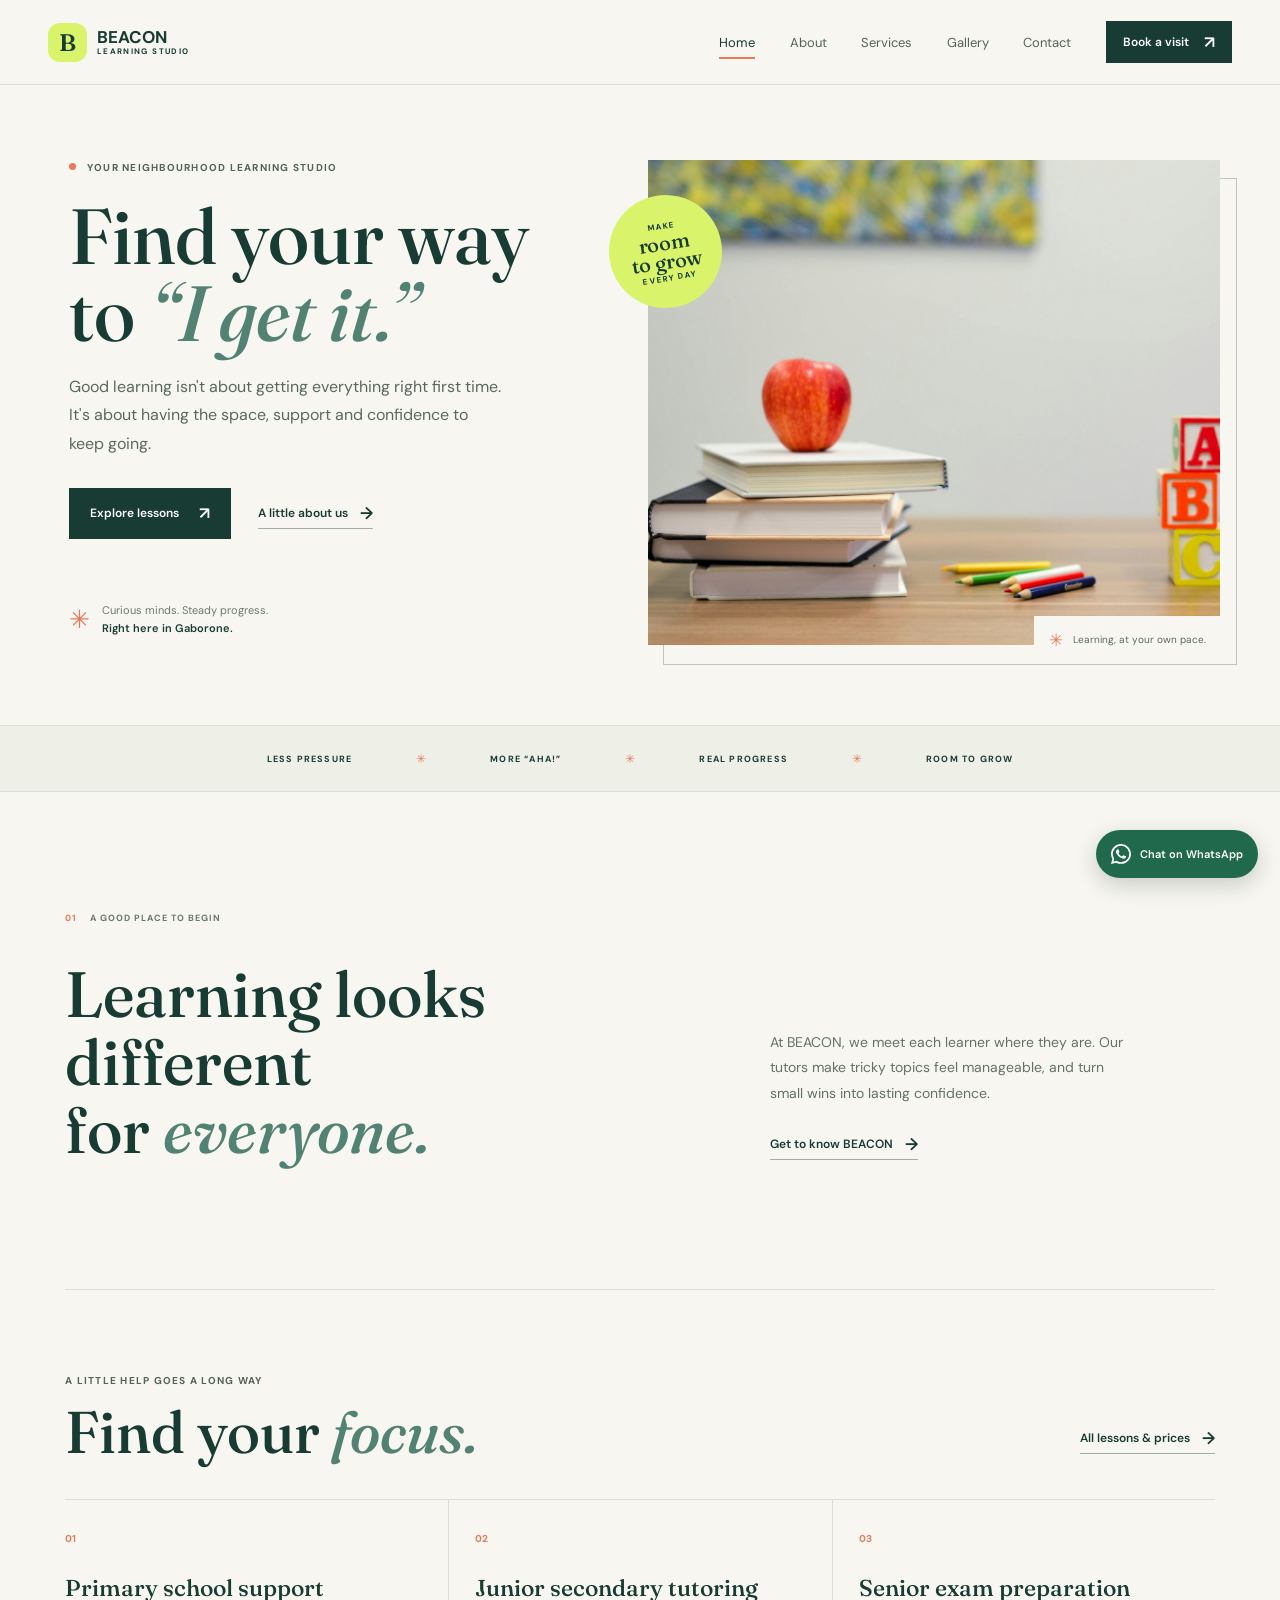
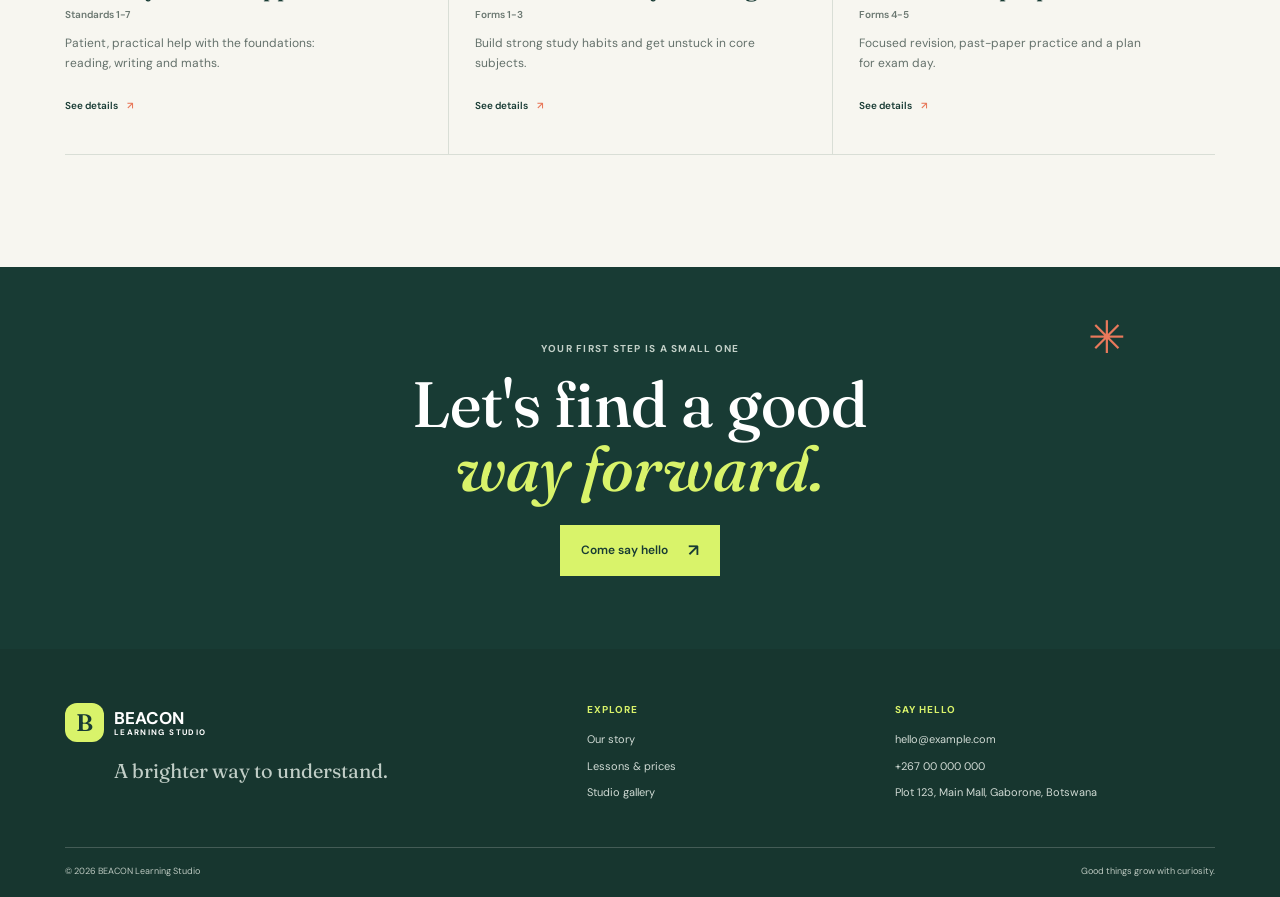
<file: index.html>
<!doctype html>
<html lang="en">
<head>
  <meta charset="utf-8">
  <meta name="viewport" content="width=device-width, initial-scale=1">
  <meta name="theme-color" content="#183b34">
  <meta name="description" content="Encouraging tutoring in Gaborone. Build confidence, strengthen skills and find a brighter way to learn at BEACON.">
  <title>Find your way forward | BEACON</title>
  <link rel="icon" type="image/svg+xml" href="static/images/favicon.svg">
  <link rel="preconnect" href="https://fonts.googleapis.com">
  <link rel="preconnect" href="https://fonts.gstatic.com" crossorigin>
  <link href="https://fonts.googleapis.com/css2?family=DM+Sans:wght@400;500;600;700&family=Fraunces:opsz,wght@9..144,500;9..144,600&display=swap" rel="stylesheet">
  <link rel="stylesheet" href="static/css/style.css">
  <script src="static/js/site-data.js" defer></script>
  <script src="static/js/main.js" defer></script>
</head>
<body>
  <a class="skip-link" href="#main-content">Skip to content</a>
  <header class="site-header"><div class="header-inner">
    <a class="brand" href="index.html" aria-label="BEACON home"><span class="brand-mark" aria-hidden="true">B</span><span class="brand-name" data-business-short-name>BEACON<small>LEARNING STUDIO</small></span></a>
    <button class="menu-toggle" type="button" aria-label="Open navigation" aria-expanded="false" aria-controls="main-navigation"><span></span><span></span></button>
    <nav class="main-navigation" id="main-navigation" aria-label="Main navigation">
      <a class="active" href="index.html" aria-current="page">Home</a><a href="about.html">About</a><a href="services.html">Services</a><a href="gallery.html">Gallery</a><a href="contact.html">Contact</a><a class="nav-cta" href="contact.html">Book a visit <span aria-hidden="true">↗</span></a>
    </nav>
  </div></header>
  <main id="main-content">
    <section class="hero-section">
      <div class="hero-copy"><p class="eyebrow"><span class="eyebrow-dot"></span> YOUR NEIGHBOURHOOD LEARNING STUDIO</p><h1>Find your way<br>to <em>“I get it.”</em></h1><p class="hero-description">Good learning isn't about getting everything right first time. It's about having the space, support and confidence to keep going.</p><div class="hero-actions"><a class="button button-dark" href="services.html">Explore lessons <span aria-hidden="true">↗</span></a><a class="text-link" href="about.html">A little about us <span aria-hidden="true">→</span></a></div><div class="hero-note"><span class="note-mark" aria-hidden="true">✳</span><p>Curious minds. Steady progress.<br><strong>Right here in Gaborone.</strong></p></div></div>
      <div class="hero-visual"><img class="hero-photo" src="static/images/hero-student.jpg" alt="A student learning at a sunny desk"><div class="hero-sticker"><span>MAKE</span><strong>room<br>to grow</strong><span>EVERY DAY</span></div><div class="image-caption"><span class="caption-star" aria-hidden="true">✳</span><span>Learning, at your own pace.</span></div></div>
    </section>
    <section class="welcome-strip" aria-label="Our approach"><p>LESS PRESSURE</p><span aria-hidden="true">✳</span><p>MORE “AHA!”</p><span aria-hidden="true">✳</span><p>REAL PROGRESS</p><span aria-hidden="true">✳</span><p>ROOM TO GROW</p></section>
    <section class="intro-section section-wrap"><div class="section-label"><span>01</span> A GOOD PLACE TO BEGIN</div><div class="intro-content"><h2>Learning looks different<br>for <em>everyone.</em></h2><div class="intro-copy"><p>At BEACON, we meet each learner where they are. Our tutors make tricky topics feel manageable, and turn small wins into lasting confidence.</p><a class="text-link" href="about.html">Get to know BEACON <span aria-hidden="true">→</span></a></div></div></section>
    <section class="services-preview section-wrap"><div class="section-heading"><div><p class="eyebrow">A LITTLE HELP GOES A LONG WAY</p><h2>Find your <em>focus.</em></h2></div><a class="text-link" href="services.html">All lessons &amp; prices <span aria-hidden="true">→</span></a></div><div class="service-grid" id="featured-services" aria-live="polite"></div></section>
    <section class="home-cta"><div class="cta-spark" aria-hidden="true">✳</div><p class="eyebrow">YOUR FIRST STEP IS A SMALL ONE</p><h2>Let's find a good<br><em>way forward.</em></h2><a class="button button-light" href="contact.html">Come say hello <span aria-hidden="true">↗</span></a></section>
  </main>
  <footer class="site-footer"><div class="footer-main"><div class="footer-intro"><a class="brand brand-light" href="index.html"><span class="brand-mark" aria-hidden="true">B</span><span class="brand-name" data-business-short-name>BEACON<small>LEARNING STUDIO</small></span></a><p data-business-tagline>A brighter way to understand.</p></div><div class="footer-links"><h2>Explore</h2><a href="about.html">Our story</a><a href="services.html">Lessons &amp; prices</a><a href="gallery.html">Studio gallery</a></div><div class="footer-contact"><h2>Say hello</h2><a data-business-email href="mailto:hello@example.com">hello@example.com</a><a data-business-phone href="tel:+26700000000">+267 00 000 000</a><p data-business-address>Gaborone, Botswana</p></div></div><div class="footer-bottom"><span>&copy; <span data-current-year>2026</span> <span data-business-short-name>BEACON</span> Learning Studio</span><span>Good things grow with curiosity.</span></div></footer>
  <a class="whatsapp-float" data-whatsapp href="https://wa.me/26700000000?text=Hello%20BEACON" target="_blank" rel="noopener noreferrer" aria-label="Chat with BEACON on WhatsApp"><svg viewBox="0 0 24 24" aria-hidden="true"><path d="M20.5 3.5A11.9 11.9 0 0 0 12 .01C5.4.01.05 5.37.05 11.97c0 2.1.55 4.16 1.6 5.98L0 24l6.22-1.63a11.9 11.9 0 0 0 5.77 1.47h.01c6.6 0 11.96-5.36 11.96-11.96 0-3.2-1.24-6.2-3.46-8.38ZM12 21.82a9.9 9.9 0 0 1-5.05-1.39l-.36-.21-3.7.97.99-3.6-.23-.37a9.87 9.87 0 1 1 8.35 4.6Zm5.42-7.4c-.3-.15-1.76-.87-2.03-.97-.27-.1-.47-.15-.67.15-.2.3-.77.97-.94 1.17-.17.2-.35.22-.65.07-.3-.15-1.25-.46-2.38-1.47-.88-.78-1.48-1.75-1.65-2.05-.17-.3-.02-.46.13-.61.13-.13.3-.35.44-.52.15-.18.2-.3.3-.5.1-.2.05-.38-.03-.53-.07-.15-.67-1.62-.92-2.22-.24-.58-.48-.5-.66-.51h-.57c-.2 0-.52.07-.79.37-.27.3-1.04 1.02-1.04 2.49s1.06 2.89 1.21 3.09c.15.2 2.09 3.2 5.06 4.49.71.3 1.26.49 1.69.63.71.23 1.36.2 1.87.12.57-.08 1.76-.72 2.01-1.42.25-.7.25-1.3.18-1.42-.08-.12-.27-.2-.57-.35Z"/></svg><span>Chat on WhatsApp</span></a>
</body>
</html>
</file>
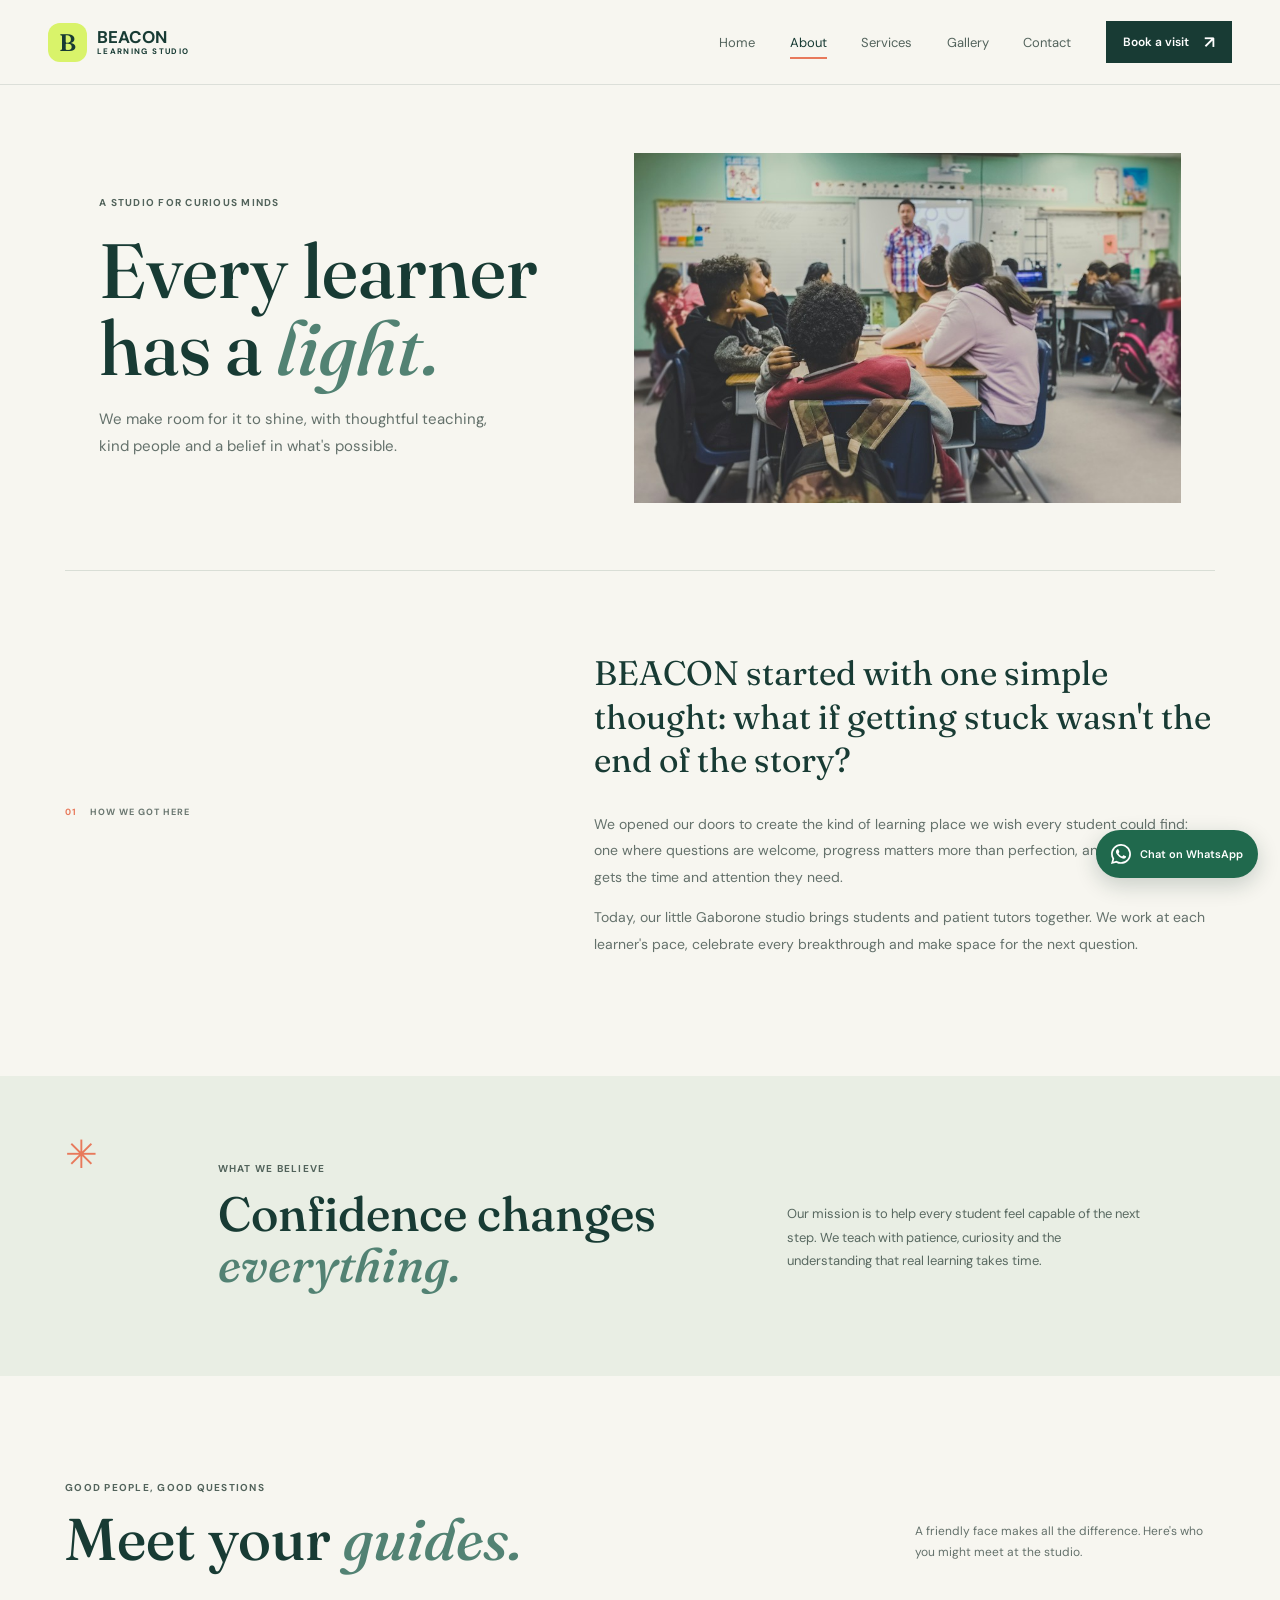
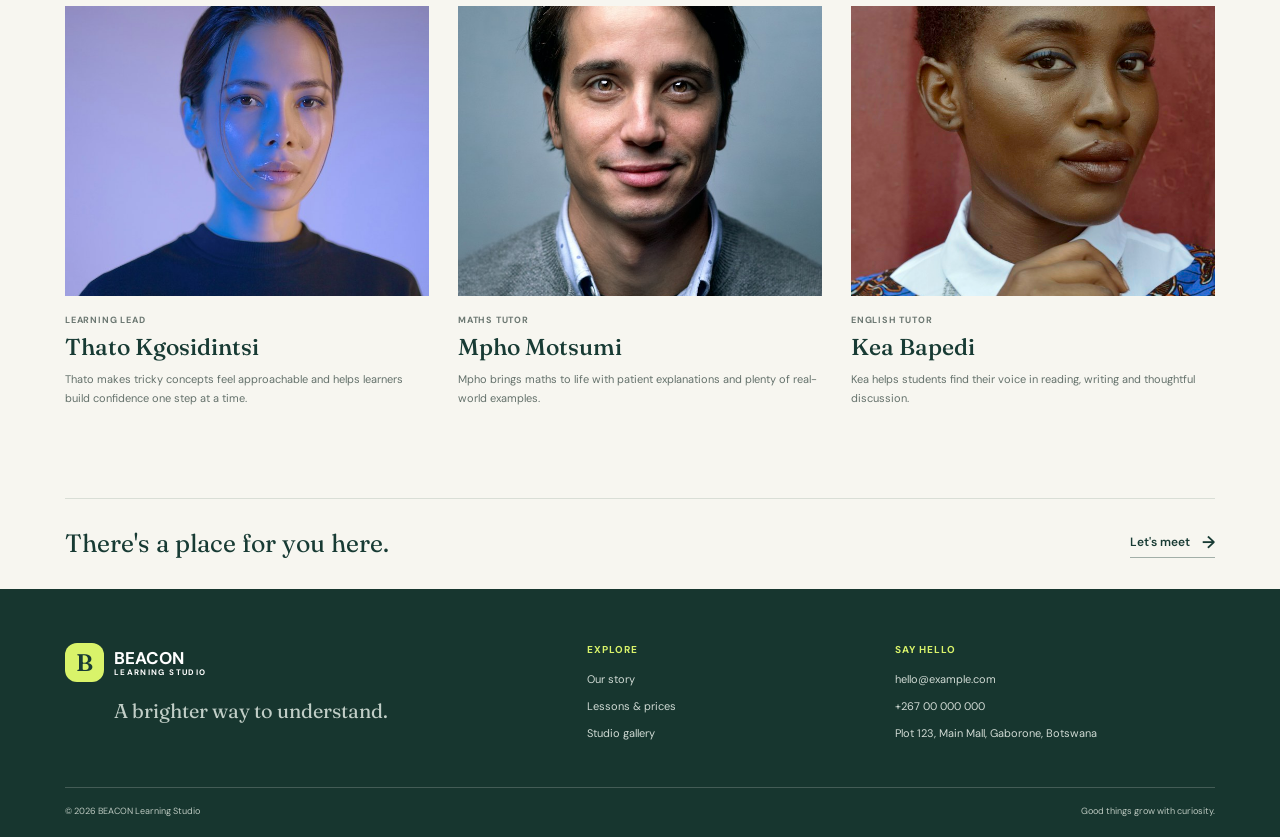
<file: about.html>
<!doctype html>
<html lang="en">
<head>
  <meta charset="utf-8"><meta name="viewport" content="width=device-width, initial-scale=1"><meta name="theme-color" content="#183b34">
  <meta name="description" content="Meet the people and approach behind BEACON Learning Studio, a friendly tutoring team in Gaborone.">
  <title>About us | BEACON</title><link rel="icon" type="image/svg+xml" href="static/images/favicon.svg"><link rel="preconnect" href="https://fonts.googleapis.com"><link rel="preconnect" href="https://fonts.gstatic.com" crossorigin><link href="https://fonts.googleapis.com/css2?family=DM+Sans:wght@400;500;600;700&family=Fraunces:opsz,wght@9..144,500;9..144,600&display=swap" rel="stylesheet"><link rel="stylesheet" href="static/css/style.css"><script src="static/js/site-data.js" defer></script><script src="static/js/main.js" defer></script>
</head>
<body>
  <a class="skip-link" href="#main-content">Skip to content</a>
  <header class="site-header"><div class="header-inner"><a class="brand" href="index.html" aria-label="BEACON home"><span class="brand-mark" aria-hidden="true">B</span><span class="brand-name" data-business-short-name>BEACON<small>LEARNING STUDIO</small></span></a><button class="menu-toggle" type="button" aria-label="Open navigation" aria-expanded="false" aria-controls="main-navigation"><span></span><span></span></button><nav class="main-navigation" id="main-navigation" aria-label="Main navigation"><a href="index.html">Home</a><a class="active" href="about.html" aria-current="page">About</a><a href="services.html">Services</a><a href="gallery.html">Gallery</a><a href="contact.html">Contact</a><a class="nav-cta" href="contact.html">Book a visit <span aria-hidden="true">↗</span></a></nav></div></header>
  <main id="main-content">
    <section class="page-hero page-hero-about"><div class="page-hero-copy"><p class="eyebrow">A STUDIO FOR CURIOUS MINDS</p><h1>Every learner<br>has a <em>light.</em></h1><p>We make room for it to shine, with thoughtful teaching, kind people and a belief in what's possible.</p></div><img src="static/images/classroom.jpg" alt="A bright, welcoming space ready for a lesson"></section>
    <section class="story-section section-wrap"><div class="section-label"><span>01</span> HOW WE GOT HERE</div><div class="story-copy"><p class="story-lead">BEACON started with one simple thought: what if getting stuck wasn't the end of the story?</p><p>We opened our doors to create the kind of learning place we wish every student could find: one where questions are welcome, progress matters more than perfection, and every student gets the time and attention they need.</p><p>Today, our little Gaborone studio brings students and patient tutors together. We work at each learner's pace, celebrate every breakthrough and make space for the next question.</p></div></section>
    <section class="mission-band"><div class="mission-mark" aria-hidden="true">✳</div><div><p class="eyebrow">WHAT WE BELIEVE</p><h2>Confidence changes<br><em>everything.</em></h2></div><p>Our mission is to help every student feel capable of the next step. We teach with patience, curiosity and the understanding that real learning takes time.</p></section>
    <section class="team-section section-wrap"><div class="section-heading"><div><p class="eyebrow">GOOD PEOPLE, GOOD QUESTIONS</p><h2>Meet your <em>guides.</em></h2></div><p class="section-aside">A friendly face makes all the difference. Here's who you might meet at the studio.</p></div><div class="team-grid" id="team-grid"></div></section>
    <section class="simple-cta section-wrap"><p>There's a place for you here.</p><a class="text-link" href="contact.html">Let's meet <span aria-hidden="true">→</span></a></section>
  </main>
  <footer class="site-footer"><div class="footer-main"><div class="footer-intro"><a class="brand brand-light" href="index.html"><span class="brand-mark" aria-hidden="true">B</span><span class="brand-name" data-business-short-name>BEACON<small>LEARNING STUDIO</small></span></a><p data-business-tagline>A brighter way to understand.</p></div><div class="footer-links"><h2>Explore</h2><a href="about.html">Our story</a><a href="services.html">Lessons &amp; prices</a><a href="gallery.html">Studio gallery</a></div><div class="footer-contact"><h2>Say hello</h2><a data-business-email href="mailto:hello@example.com">hello@example.com</a><a data-business-phone href="tel:+26700000000">+267 00 000 000</a><p data-business-address>Gaborone, Botswana</p></div></div><div class="footer-bottom"><span>&copy; <span data-current-year>2026</span> <span data-business-short-name>BEACON</span> Learning Studio</span><span>Good things grow with curiosity.</span></div></footer>
  <a class="whatsapp-float" data-whatsapp href="https://wa.me/26700000000?text=Hello%20BEACON" target="_blank" rel="noopener noreferrer" aria-label="Chat with BEACON on WhatsApp"><svg viewBox="0 0 24 24" aria-hidden="true"><path d="M20.5 3.5A11.9 11.9 0 0 0 12 .01C5.4.01.05 5.37.05 11.97c0 2.1.55 4.16 1.6 5.98L0 24l6.22-1.63a11.9 11.9 0 0 0 5.77 1.47h.01c6.6 0 11.96-5.36 11.96-11.96 0-3.2-1.24-6.2-3.46-8.38ZM12 21.82a9.9 9.9 0 0 1-5.05-1.39l-.36-.21-3.7.97.99-3.6-.23-.37a9.87 9.87 0 1 1 8.35 4.6Zm5.42-7.4c-.3-.15-1.76-.87-2.03-.97-.27-.1-.47-.15-.67.15-.2.3-.77.97-.94 1.17-.17.2-.35.22-.65.07-.3-.15-1.25-.46-2.38-1.47-.88-.78-1.48-1.75-1.65-2.05-.17-.3-.02-.46.13-.61.13-.13.3-.35.44-.52.15-.18.2-.3.3-.5.1-.2.05-.38-.03-.53-.07-.15-.67-1.62-.92-2.22-.24-.58-.48-.5-.66-.51h-.57c-.2 0-.52.07-.79.37-.27.3-1.04 1.02-1.04 2.49s1.06 2.89 1.21 3.09c.15.2 2.09 3.2 5.06 4.49.71.3 1.26.49 1.69.63.71.23 1.36.2 1.87.12.57-.08 1.76-.72 2.01-1.42.25-.7.25-1.3.18-1.42-.08-.12-.27-.2-.57-.35Z"/></svg><span>Chat on WhatsApp</span></a>
</body>
</html>
</file>
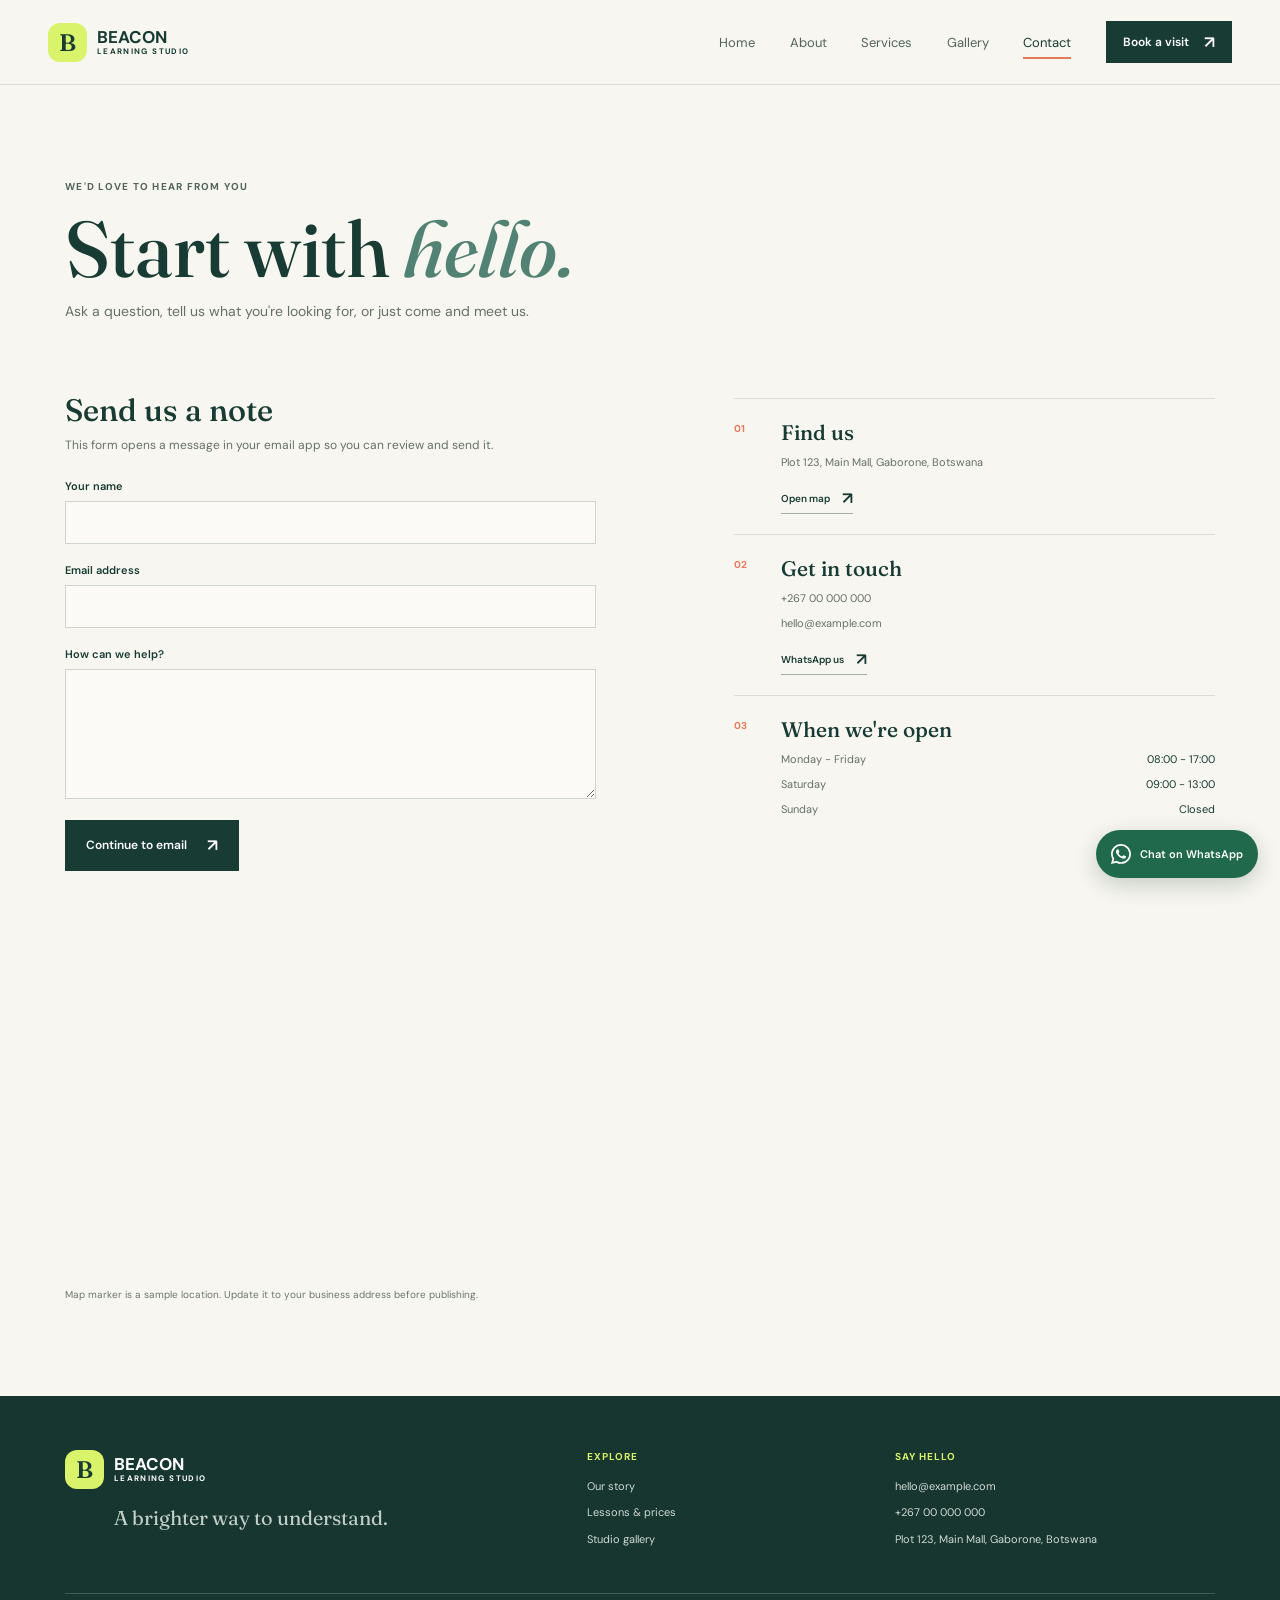
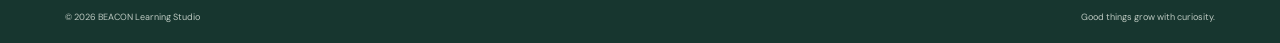
<file: contact.html>
<!doctype html>
<html lang="en">
<head>
  <meta charset="utf-8"><meta name="viewport" content="width=device-width, initial-scale=1"><meta name="theme-color" content="#183b34">
  <meta name="description" content="Contact BEACON Learning Studio in Gaborone to ask a question, book a free check-in or find the right lesson.">
  <title>Get in touch | BEACON</title><link rel="icon" type="image/svg+xml" href="static/images/favicon.svg"><link rel="preconnect" href="https://fonts.googleapis.com"><link rel="preconnect" href="https://fonts.gstatic.com" crossorigin><link href="https://fonts.googleapis.com/css2?family=DM+Sans:wght@400;500;600;700&family=Fraunces:opsz,wght@9..144,500;9..144,600&display=swap" rel="stylesheet"><link rel="stylesheet" href="static/css/style.css"><script src="static/js/site-data.js" defer></script><script src="static/js/main.js" defer></script>
</head>
<body>
  <a class="skip-link" href="#main-content">Skip to content</a>
  <header class="site-header"><div class="header-inner"><a class="brand" href="index.html" aria-label="BEACON home"><span class="brand-mark" aria-hidden="true">B</span><span class="brand-name" data-business-short-name>BEACON<small>LEARNING STUDIO</small></span></a><button class="menu-toggle" type="button" aria-label="Open navigation" aria-expanded="false" aria-controls="main-navigation"><span></span><span></span></button><nav class="main-navigation" id="main-navigation" aria-label="Main navigation"><a href="index.html">Home</a><a href="about.html">About</a><a href="services.html">Services</a><a href="gallery.html">Gallery</a><a class="active" href="contact.html" aria-current="page">Contact</a><a class="nav-cta" href="contact.html">Book a visit <span aria-hidden="true">↗</span></a></nav></div></header>
  <main id="main-content">
    <section class="page-heading section-wrap"><p class="eyebrow">WE'D LOVE TO HEAR FROM YOU</p><h1>Start with <em>hello.</em></h1><p>Ask a question, tell us what you're looking for, or just come and meet us.</p></section>
    <section class="contact-layout section-wrap"><div class="contact-form-wrap"><h2>Send us a note</h2><p>This form opens a message in your email app so you can review and send it.</p><form class="contact-form" id="contact-form"><div class="form-field"><label for="name">Your name</label><input id="name" name="name" type="text" autocomplete="name" maxlength="100" required></div><div class="form-field"><label for="email">Email address</label><input id="email" name="email" type="email" autocomplete="email" maxlength="254" required></div><div class="form-field"><label for="message">How can we help?</label><textarea id="message" name="message" rows="5" maxlength="5000" required></textarea></div><button class="button button-dark" type="submit">Continue to email <span aria-hidden="true">↗</span></button><p class="form-feedback" id="form-feedback" role="status" aria-live="polite"></p></form></div>
      <aside class="contact-details"><div class="contact-block"><span class="detail-number">01</span><div><h2>Find us</h2><p data-business-address>Plot 123, Main Mall, Gaborone, Botswana</p><a class="text-link" data-map-link href="https://www.openstreetmap.org/" target="_blank" rel="noopener noreferrer">Open map <span aria-hidden="true">↗</span></a></div></div><div class="contact-block"><span class="detail-number">02</span><div><h2>Get in touch</h2><a data-business-phone href="tel:+26700000000">+267 00 000 000</a><a data-business-email href="mailto:hello@example.com">hello@example.com</a><a class="text-link" data-whatsapp href="https://wa.me/26700000000?text=Hello%20BEACON" target="_blank" rel="noopener noreferrer">WhatsApp us <span aria-hidden="true">↗</span></a></div></div><div class="contact-block"><span class="detail-number">03</span><div><h2>When we're open</h2><div class="hours-list" id="hours-list"></div></div></div></aside>
    </section>
    <section class="map-section section-wrap"><iframe data-map-embed title="Map showing the BEACON Learning Studio area in Gaborone" src="https://www.openstreetmap.org/export/embed.html?bbox=25.895%2C-24.664%2C25.922%2C-24.644&amp;layer=mapnik&amp;marker=-24.6545%2C25.9086" loading="lazy" referrerpolicy="no-referrer-when-downgrade"></iframe><p>Map marker is a sample location. Update it to your business address before publishing.</p></section>
  </main>
  <footer class="site-footer"><div class="footer-main"><div class="footer-intro"><a class="brand brand-light" href="index.html"><span class="brand-mark" aria-hidden="true">B</span><span class="brand-name" data-business-short-name>BEACON<small>LEARNING STUDIO</small></span></a><p data-business-tagline>A brighter way to understand.</p></div><div class="footer-links"><h2>Explore</h2><a href="about.html">Our story</a><a href="services.html">Lessons &amp; prices</a><a href="gallery.html">Studio gallery</a></div><div class="footer-contact"><h2>Say hello</h2><a data-business-email href="mailto:hello@example.com">hello@example.com</a><a data-business-phone href="tel:+26700000000">+267 00 000 000</a><p data-business-address>Gaborone, Botswana</p></div></div><div class="footer-bottom"><span>&copy; <span data-current-year>2026</span> <span data-business-short-name>BEACON</span> Learning Studio</span><span>Good things grow with curiosity.</span></div></footer>
  <a class="whatsapp-float" data-whatsapp href="https://wa.me/26700000000?text=Hello%20BEACON" target="_blank" rel="noopener noreferrer" aria-label="Chat with BEACON on WhatsApp"><svg viewBox="0 0 24 24" aria-hidden="true"><path d="M20.5 3.5A11.9 11.9 0 0 0 12 .01C5.4.01.05 5.37.05 11.97c0 2.1.55 4.16 1.6 5.98L0 24l6.22-1.63a11.9 11.9 0 0 0 5.77 1.47h.01c6.6 0 11.96-5.36 11.96-11.96 0-3.2-1.24-6.2-3.46-8.38ZM12 21.82a9.9 9.9 0 0 1-5.05-1.39l-.36-.21-3.7.97.99-3.6-.23-.37a9.87 9.87 0 1 1 8.35 4.6Zm5.42-7.4c-.3-.15-1.76-.87-2.03-.97-.27-.1-.47-.15-.67.15-.2.3-.77.97-.94 1.17-.17.2-.35.22-.65.07-.3-.15-1.25-.46-2.38-1.47-.88-.78-1.48-1.75-1.65-2.05-.17-.3-.02-.46.13-.61.13-.13.3-.35.44-.52.15-.18.2-.3.3-.5.1-.2.05-.38-.03-.53-.07-.15-.67-1.62-.92-2.22-.24-.58-.48-.5-.66-.51h-.57c-.2 0-.52.07-.79.37-.27.3-1.04 1.02-1.04 2.49s1.06 2.89 1.21 3.09c.15.2 2.09 3.2 5.06 4.49.71.3 1.26.49 1.69.63.71.23 1.36.2 1.87.12.57-.08 1.76-.72 2.01-1.42.25-.7.25-1.3.18-1.42-.08-.12-.27-.2-.57-.35Z"/></svg><span>Chat on WhatsApp</span></a>
</body>
</html>
</file>
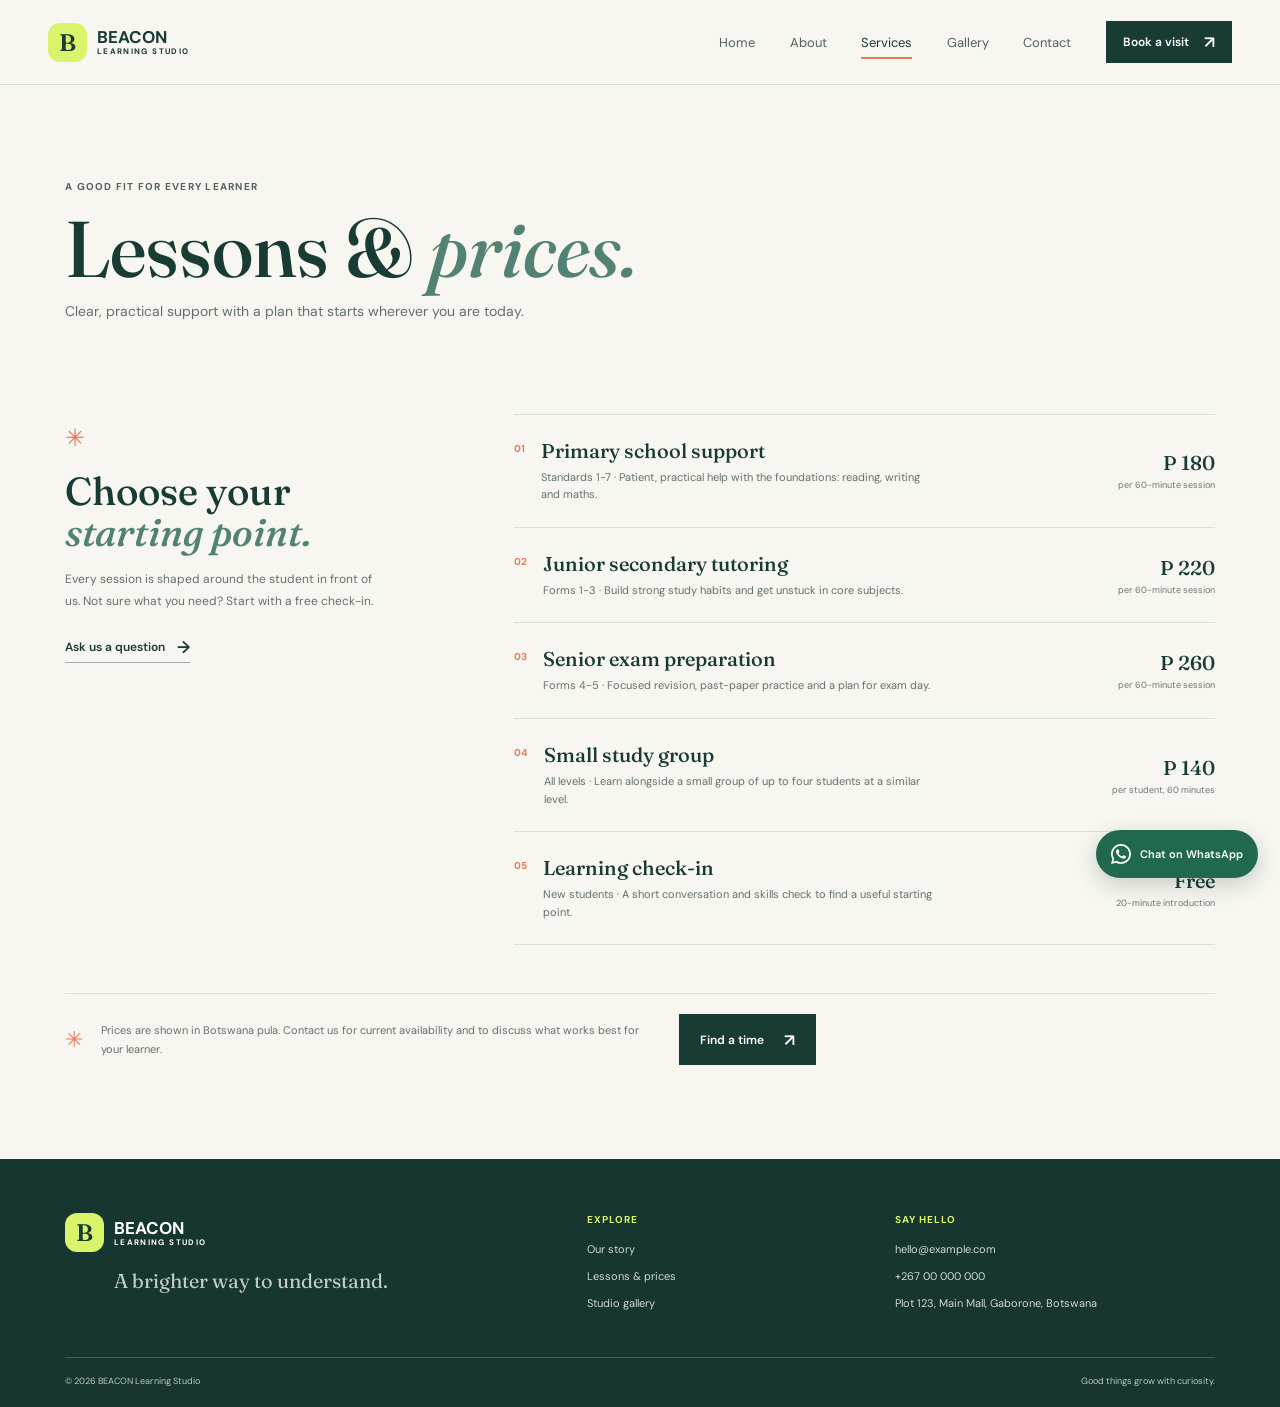
<file: services.html>
<!doctype html>
<html lang="en">
<head>
  <meta charset="utf-8"><meta name="viewport" content="width=device-width, initial-scale=1"><meta name="theme-color" content="#183b34">
  <meta name="description" content="Explore one-to-one and small-group tutoring for primary and secondary students at BEACON Learning Studio in Gaborone.">
  <title>Lessons and prices | BEACON</title><link rel="icon" type="image/svg+xml" href="static/images/favicon.svg"><link rel="preconnect" href="https://fonts.googleapis.com"><link rel="preconnect" href="https://fonts.gstatic.com" crossorigin><link href="https://fonts.googleapis.com/css2?family=DM+Sans:wght@400;500;600;700&family=Fraunces:opsz,wght@9..144,500;9..144,600&display=swap" rel="stylesheet"><link rel="stylesheet" href="static/css/style.css"><script src="static/js/site-data.js" defer></script><script src="static/js/main.js" defer></script>
</head>
<body>
  <a class="skip-link" href="#main-content">Skip to content</a>
  <header class="site-header"><div class="header-inner"><a class="brand" href="index.html" aria-label="BEACON home"><span class="brand-mark" aria-hidden="true">B</span><span class="brand-name" data-business-short-name>BEACON<small>LEARNING STUDIO</small></span></a><button class="menu-toggle" type="button" aria-label="Open navigation" aria-expanded="false" aria-controls="main-navigation"><span></span><span></span></button><nav class="main-navigation" id="main-navigation" aria-label="Main navigation"><a href="index.html">Home</a><a href="about.html">About</a><a class="active" href="services.html" aria-current="page">Services</a><a href="gallery.html">Gallery</a><a href="contact.html">Contact</a><a class="nav-cta" href="contact.html">Book a visit <span aria-hidden="true">↗</span></a></nav></div></header>
  <main id="main-content">
    <section class="page-heading section-wrap"><p class="eyebrow">A GOOD FIT FOR EVERY LEARNER</p><h1>Lessons &amp; <em>prices.</em></h1><p>Clear, practical support with a plan that starts wherever you are today.</p></section>
    <section class="price-section section-wrap"><div class="price-intro"><span class="price-stamp" aria-hidden="true">✳</span><h2>Choose your<br><em>starting point.</em></h2><p>Every session is shaped around the student in front of us. Not sure what you need? Start with a free check-in.</p><a class="text-link" href="contact.html">Ask us a question <span aria-hidden="true">→</span></a></div><div class="price-list" id="price-list" aria-label="Tutoring services and prices"></div></section>
    <section class="price-note section-wrap"><span aria-hidden="true">✳</span><p>Prices are shown in Botswana pula. Contact us for current availability and to discuss what works best for your learner.</p><a class="button button-dark" href="contact.html">Find a time <span aria-hidden="true">↗</span></a></section>
  </main>
  <footer class="site-footer"><div class="footer-main"><div class="footer-intro"><a class="brand brand-light" href="index.html"><span class="brand-mark" aria-hidden="true">B</span><span class="brand-name" data-business-short-name>BEACON<small>LEARNING STUDIO</small></span></a><p data-business-tagline>A brighter way to understand.</p></div><div class="footer-links"><h2>Explore</h2><a href="about.html">Our story</a><a href="services.html">Lessons &amp; prices</a><a href="gallery.html">Studio gallery</a></div><div class="footer-contact"><h2>Say hello</h2><a data-business-email href="mailto:hello@example.com">hello@example.com</a><a data-business-phone href="tel:+26700000000">+267 00 000 000</a><p data-business-address>Gaborone, Botswana</p></div></div><div class="footer-bottom"><span>&copy; <span data-current-year>2026</span> <span data-business-short-name>BEACON</span> Learning Studio</span><span>Good things grow with curiosity.</span></div></footer>
  <a class="whatsapp-float" data-whatsapp href="https://wa.me/26700000000?text=Hello%20BEACON" target="_blank" rel="noopener noreferrer" aria-label="Chat with BEACON on WhatsApp"><svg viewBox="0 0 24 24" aria-hidden="true"><path d="M20.5 3.5A11.9 11.9 0 0 0 12 .01C5.4.01.05 5.37.05 11.97c0 2.1.55 4.16 1.6 5.98L0 24l6.22-1.63a11.9 11.9 0 0 0 5.77 1.47h.01c6.6 0 11.96-5.36 11.96-11.96 0-3.2-1.24-6.2-3.46-8.38ZM12 21.82a9.9 9.9 0 0 1-5.05-1.39l-.36-.21-3.7.97.99-3.6-.23-.37a9.87 9.87 0 1 1 8.35 4.6Zm5.42-7.4c-.3-.15-1.76-.87-2.03-.97-.27-.1-.47-.15-.67.15-.2.3-.77.97-.94 1.17-.17.2-.35.22-.65.07-.3-.15-1.25-.46-2.38-1.47-.88-.78-1.48-1.75-1.65-2.05-.17-.3-.02-.46.13-.61.13-.13.3-.35.44-.52.15-.18.2-.3.3-.5.1-.2.05-.38-.03-.53-.07-.15-.67-1.62-.92-2.22-.24-.58-.48-.5-.66-.51h-.57c-.2 0-.52.07-.79.37-.27.3-1.04 1.02-1.04 2.49s1.06 2.89 1.21 3.09c.15.2 2.09 3.2 5.06 4.49.71.3 1.26.49 1.69.63.71.23 1.36.2 1.87.12.57-.08 1.76-.72 2.01-1.42.25-.7.25-1.3.18-1.42-.08-.12-.27-.2-.57-.35Z"/></svg><span>Chat on WhatsApp</span></a>
</body>
</html>
</file>
<file: static/css/style.css>
:root {
  --ink: #183b34;
  --paper: #f7f6f0;
  --lime: #d9f36a;
  --coral: #e8795b;
  --muted: #6b7771;
  --line: #d9ded6;
  --serif: "Fraunces", Georgia, serif;
  --sans: "DM Sans", "Trebuchet MS", sans-serif;
  color: var(--ink);
  background: var(--paper);
  font-family: var(--sans);
  font-synthesis: none;
  text-rendering: optimizeLegibility;
  -webkit-font-smoothing: antialiased;
}

* { box-sizing: border-box; }
html { scroll-behavior: smooth; }
body { margin: 0; min-width: 320px; background: var(--paper); }
a { color: inherit; text-decoration: none; }
button, input, textarea { font: inherit; }
button, a { -webkit-tap-highlight-color: transparent; }
img { display: block; max-width: 100%; }
::selection { color: var(--ink); background: var(--lime); }

.skip-link { position: absolute; z-index: 20; top: -60px; left: 16px; padding: 12px 16px; background: var(--lime); }
.skip-link:focus { top: 12px; }
.site-header { position: relative; z-index: 5; border-bottom: 1px solid rgba(24, 59, 52, .12); }
.header-inner { width: min(1320px, calc(100% - 96px)); min-height: 84px; margin: auto; display: flex; align-items: center; justify-content: space-between; gap: 32px; }
.brand { display: inline-flex; flex: 0 0 auto; align-items: center; gap: 10px; }
.brand-mark { width: 39px; height: 39px; display: grid; place-items: center; border-radius: 12px; background: var(--lime); color: var(--ink); font-family: var(--serif); font-size: 24px; font-weight: 600; }
.brand-name { display: grid; gap: 1px; font-size: 17px; font-weight: 700; line-height: 1; letter-spacing: 0; }
.brand-name small { font-size: 8px; font-weight: 700; letter-spacing: 1.35px; }
.main-navigation { display: flex; align-items: center; gap: clamp(18px, 2.7vw, 40px); }
.main-navigation > a:not(.nav-cta) { color: #53635c; font-size: 13px; transition: color .2s ease; }
.main-navigation > a:not(.nav-cta):hover, .main-navigation > a.active { color: var(--ink); }
.main-navigation > a.active { box-shadow: inset 0 -2px var(--coral); padding: 8px 0; }
.nav-cta { min-height: 42px; display: inline-flex; align-items: center; gap: 15px; padding: 0 17px; background: var(--ink); color: white; font-size: 12px; font-weight: 600; transition: background .2s ease; }
.nav-cta:hover, .button-dark:hover { background: #28564b; }
.nav-cta span, .button span { font-size: 17px; }
.menu-toggle { display: none; }

.hero-section { width: min(1320px, calc(100% - 96px)); min-height: 620px; margin: auto; padding: 70px 0 76px; display: grid; grid-template-columns: .94fr 1.06fr; align-items: center; gap: 7%; }
.hero-copy { position: relative; z-index: 1; padding: 5px 0 12px 4%; animation: appear .7s ease both; }
.eyebrow { margin: 0; color: #52635b; font-size: 10px; font-weight: 700; letter-spacing: 1.25px; line-height: 1.6; }
.eyebrow-dot { width: 7px; height: 7px; display: inline-block; margin: 0 8px 1px 0; border-radius: 50%; background: var(--coral); }
h1, h2, h3, p { margin-top: 0; }
.hero-copy h1, .page-hero h1, .page-heading h1, .error-page h1 { margin: 22px 0 20px; font-family: var(--serif); font-size: clamp(56px, 6.1vw, 88px); font-weight: 500; line-height: .99; letter-spacing: 0; }
h1 em, h2 em { color: #528273; font-weight: 500; }
.hero-description { max-width: 435px; margin: 0; color: #596961; font-size: 16px; line-height: 1.8; }
.hero-actions { display: flex; align-items: center; gap: 27px; margin-top: 29px; }
.button { min-height: 51px; width: fit-content; display: inline-flex; align-items: center; justify-content: center; gap: 20px; padding: 0 21px; border: 0; font-size: 12px; font-weight: 600; transition: background .2s ease, transform .2s ease; cursor: pointer; }
.button:hover { transform: translateY(-2px); }
.button-dark { background: var(--ink); color: white; }
.button-light { background: var(--lime); color: var(--ink); }
.button-light:hover { background: #e4fa8a; }
.text-link { width: fit-content; display: inline-flex; align-items: center; gap: 12px; padding: 4px 0; border-bottom: 1px solid rgba(24, 59, 52, .38); font-size: 12px; font-weight: 600; transition: gap .2s ease, border-color .2s ease; }
.text-link:hover { gap: 17px; border-color: var(--coral); }
.text-link span { font-size: 17px; }
.hero-note { display: flex; align-items: center; gap: 12px; margin-top: 62px; }
.note-mark { color: var(--coral); font-size: 25px; }
.hero-note p { margin: 0; color: #6b7771; font-size: 11px; line-height: 1.65; }
.hero-note strong { color: var(--ink); font-weight: 600; }
.hero-visual { position: relative; height: 485px; margin-right: 2%; animation: appear .8s .12s ease both; }
.hero-photo { width: 100%; height: 100%; object-fit: cover; object-position: center 43%; }
.hero-visual::before { position: absolute; z-index: -1; top: 18px; right: -17px; width: 100%; height: 100%; border: 1px solid rgba(24, 59, 52, .25); content: ""; }
.hero-sticker { position: absolute; top: 35px; left: -39px; width: 113px; height: 113px; display: flex; flex-direction: column; align-items: center; justify-content: center; border-radius: 50%; background: var(--lime); color: var(--ink); transform: rotate(-9deg); }
.hero-sticker span { font-size: 8px; font-weight: 700; letter-spacing: 1.1px; }
.hero-sticker strong { margin: 2px 0; font-family: var(--serif); font-size: 20px; font-weight: 500; line-height: .95; text-align: center; }
.image-caption { position: absolute; right: -1px; bottom: -19px; display: flex; align-items: center; gap: 10px; padding: 13px 15px; background: var(--paper); color: #596961; font-size: 10px; }
.caption-star { color: var(--coral); font-size: 17px; }

.welcome-strip { min-height: 67px; display: flex; align-items: center; justify-content: center; gap: clamp(17px, 5vw, 72px); padding: 12px 24px; border-top: 1px solid var(--line); border-bottom: 1px solid var(--line); background: #eeefe7; }
.welcome-strip p { margin: 0; font-size: 9px; font-weight: 700; letter-spacing: 1.2px; white-space: nowrap; }
.welcome-strip span { color: var(--coral); font-size: 12px; }
.section-wrap { width: min(1150px, calc(100% - 96px)); margin-right: auto; margin-left: auto; }
.intro-section { padding-top: 120px; padding-bottom: 125px; }
.section-label { display: flex; align-items: center; gap: 13px; color: #6a7770; font-size: 9px; font-weight: 700; letter-spacing: 1px; }
.section-label span { color: var(--coral); }
.intro-content { display: grid; grid-template-columns: 1.15fr .85fr; align-items: end; gap: 9%; margin-top: 36px; }
.intro-content h2, .section-heading h2, .mission-band h2, .price-intro h2 { margin: 0; font-family: var(--serif); font-size: clamp(43px, 5vw, 66px); font-weight: 500; line-height: 1.06; letter-spacing: 0; }
.intro-copy { max-width: 355px; padding-bottom: 4px; }
.intro-copy p { margin: 0 0 23px; color: #64716b; font-size: 14px; line-height: 1.8; }
.services-preview { padding-top: 83px; padding-bottom: 112px; border-top: 1px solid var(--line); }
.section-heading { display: flex; align-items: end; justify-content: space-between; gap: 32px; margin-bottom: 36px; }
.section-heading .eyebrow { margin-bottom: 12px; }
.section-heading h2 { font-size: clamp(42px, 4.6vw, 59px); }
.section-heading > .text-link { margin-bottom: 9px; }
.service-grid { display: grid; grid-template-columns: repeat(3, 1fr); border-top: 1px solid var(--line); border-bottom: 1px solid var(--line); }
.service-card { position: relative; min-height: 254px; padding: 26px 26px 24px 0; }
.service-card + .service-card { padding-left: 26px; border-left: 1px solid var(--line); }
.service-index { color: var(--coral); font-size: 10px; font-weight: 700; }
.service-card h3 { margin: 28px 0 5px; font-family: var(--serif); font-size: 23px; font-weight: 500; line-height: 1.2; }
.service-level { margin-bottom: 12px; color: #6a7770; font-size: 10px; font-weight: 600; }
.service-card > p:last-of-type { max-width: 285px; margin-bottom: 19px; color: #64716b; font-size: 12px; line-height: 1.7; }
.service-card > a { display: inline-flex; gap: 9px; font-size: 10px; font-weight: 600; }
.service-card > a span { color: var(--coral); }
.home-cta { position: relative; overflow: hidden; min-height: 382px; display: flex; flex-direction: column; align-items: center; justify-content: center; padding: 60px 24px; background: var(--ink); color: white; text-align: center; }
.home-cta .eyebrow { color: #c3d0c8; }
.home-cta h2 { margin: 15px 0 25px; font-family: var(--serif); font-size: clamp(46px, 5vw, 66px); font-weight: 500; line-height: 1; }
.home-cta h2 em { color: var(--lime); }
.cta-spark { position: absolute; top: 41px; right: 12%; color: var(--coral); font-size: 45px; }

.page-hero { width: min(1320px, calc(100% - 96px)); min-height: 485px; margin: auto; padding: 60px 4%; display: grid; grid-template-columns: .9fr 1.1fr; align-items: center; gap: 8%; }
.page-hero-copy h1 { font-size: clamp(58px, 6vw, 82px); }
.page-hero-copy > p:last-child { max-width: 390px; margin: 0; color: #64716b; font-size: 15px; line-height: 1.8; }
.page-hero > img { width: 100%; height: 350px; object-fit: cover; }
.story-section { display: grid; grid-template-columns: .8fr 1.2fr; gap: 10%; padding-top: 81px; padding-bottom: 104px; border-top: 1px solid var(--line); }
.story-copy { max-width: 660px; }
.story-copy p:not(.story-lead) { color: #64716b; font-size: 14px; line-height: 1.9; }
.story-lead { margin-bottom: 28px; font-family: var(--serif); font-size: 34px; line-height: 1.28; }
.mission-band { min-height: 300px; display: grid; grid-template-columns: .22fr 1fr .8fr; align-items: center; gap: 35px; padding: 53px max(calc((100vw - 1150px) / 2), 48px); background: #e9eee4; }
.mission-mark { align-self: start; color: var(--coral); font-size: 39px; }
.mission-band h2 { margin-top: 12px; font-size: 48px; }
.mission-band > p:last-child { max-width: 360px; margin: 24px 0 0; color: #596961; font-size: 13px; line-height: 1.8; }
.team-section { padding-top: 104px; padding-bottom: 90px; }
.section-aside { max-width: 300px; margin: 0 0 8px; color: #64716b; font-size: 12px; line-height: 1.7; }
.team-grid { display: grid; grid-template-columns: repeat(3, 1fr); gap: 29px; }
.team-card img { width: 100%; height: 290px; margin-bottom: 18px; object-fit: cover; background: #e5e9df; }
.team-card:nth-child(2) img { object-position: center 38%; }
.team-role { margin: 0 0 7px; color: #6b7771; font-size: 9px; font-weight: 700; letter-spacing: .8px; text-transform: uppercase; }
.team-card h3 { margin: 0 0 9px; font-family: var(--serif); font-size: 23px; font-weight: 500; }
.team-card > p:last-child { margin: 0; color: #64716b; font-size: 11px; line-height: 1.75; }
.simple-cta { display: flex; align-items: center; justify-content: space-between; padding-top: 28px; padding-bottom: 31px; border-top: 1px solid var(--line); }
.simple-cta p { margin: 0; font-family: var(--serif); font-size: 25px; }

.page-heading { padding-top: 94px; padding-bottom: 50px; }
.page-heading h1 { margin: 15px 0 11px; font-size: clamp(55px, 6.3vw, 79px); }
.page-heading > p:last-child { max-width: 520px; margin-bottom: 0; color: #64716b; font-size: 14px; line-height: 1.75; }
.price-section { display: grid; grid-template-columns: .66fr 1.34fr; gap: 9%; padding-top: 40px; padding-bottom: 48px; }
.price-intro { position: relative; padding-top: 8px; }
.price-stamp { display: block; margin-bottom: 18px; color: var(--coral); font-size: 24px; }
.price-intro h2 { font-size: 39px; }
.price-intro > p { max-width: 315px; margin: 16px 0 19px; color: #64716b; font-size: 12px; line-height: 1.8; }
.price-list { border-top: 1px solid var(--line); }
.price-row { display: flex; align-items: center; justify-content: space-between; gap: 20px; padding: 23px 0; border-bottom: 1px solid var(--line); }
.price-main { display: flex; align-items: flex-start; gap: 16px; }
.price-number { padding-top: 4px; color: var(--coral); font-size: 10px; font-weight: 700; }
.price-main h2 { margin: 0 0 6px; font-family: var(--serif); font-size: 20px; font-weight: 500; }
.price-main p { max-width: 395px; margin: 0; color: #64716b; font-size: 11px; line-height: 1.6; }
.price-main p span { padding: 0 3px; color: var(--coral); }
.price-amount { flex: 0 0 auto; display: grid; gap: 4px; text-align: right; }
.price-amount strong { font-family: var(--serif); font-size: 20px; font-weight: 500; }
.price-amount span { color: #6b7771; font-size: 9px; }
.price-note { display: flex; align-items: center; gap: 18px; padding-top: 20px; padding-bottom: 94px; border-top: 1px solid var(--line); }
.price-note > span { color: var(--coral); font-size: 22px; }
.price-note p { flex: 1; max-width: 560px; margin: 0; color: #64716b; font-size: 11px; line-height: 1.7; }

.gallery-section { padding-top: 10px; padding-bottom: 112px; }
.gallery-grid { display: grid; grid-template-columns: repeat(3, 1fr); grid-auto-rows: 245px; gap: 15px; }
.gallery-item { position: relative; overflow: hidden; padding: 0; border: 0; background: #e5e9df; text-align: left; cursor: zoom-in; }
.gallery-item img { width: 100%; height: 100%; object-fit: cover; transition: transform .45s ease; }
.gallery-item:hover img { transform: scale(1.045); }
.gallery-item-tall { grid-row: span 2; }
.gallery-item span { position: absolute; right: 0; bottom: 0; left: 0; padding: 36px 15px 14px; background: linear-gradient(transparent, rgba(15, 32, 27, .7)); color: white; font-size: 11px; text-align: left; }
.lightbox { position: fixed; inset: 0; width: min(90vw, 1100px); max-width: none; max-height: 90vh; padding: 22px; border: 0; background: #10251f; color: white; }
.lightbox::backdrop { background: rgba(8, 20, 17, .88); }
.lightbox img { width: 100%; max-height: calc(90vh - 90px); object-fit: contain; }
.lightbox p { margin: 13px 0 0; color: #e4e9e3; font-size: 12px; text-align: center; }
.lightbox-close { position: absolute; z-index: 1; top: 25px; right: 25px; width: 42px; height: 42px; border: 0; background: var(--lime); color: var(--ink); font-size: 28px; line-height: 1; cursor: pointer; }

.contact-layout { display: grid; grid-template-columns: 1.05fr .95fr; gap: 12%; padding-top: 17px; padding-bottom: 77px; }
.contact-form-wrap > h2 { margin: 0 0 8px; font-family: var(--serif); font-size: 31px; font-weight: 500; }
.contact-form-wrap > p { margin-bottom: 26px; color: #64716b; font-size: 12px; }
.contact-form { display: grid; gap: 19px; }
.form-field { display: grid; gap: 8px; }
.form-field label { font-size: 11px; font-weight: 600; }
.form-field input, .form-field textarea { width: 100%; padding: 12px 13px; border: 1px solid #cdd5cc; border-radius: 0; outline: 0; background: #fbfaf6; color: var(--ink); font-size: 13px; transition: border-color .2s ease, box-shadow .2s ease; }
.form-field input:focus, .form-field textarea:focus { border-color: #528273; box-shadow: 0 0 0 3px rgba(82, 130, 115, .12); }
.form-field textarea { min-height: 130px; resize: vertical; }
.contact-form .button { margin-top: 2px; }
.contact-details { padding-top: 7px; }
.contact-block { display: grid; grid-template-columns: 35px 1fr; gap: 12px; padding: 20px 0; border-top: 1px solid var(--line); }
.detail-number { padding-top: 3px; color: var(--coral); font-size: 10px; font-weight: 700; }
.contact-block h2 { margin: 0 0 9px; font-family: var(--serif); font-size: 21px; font-weight: 500; }
.contact-block p, .contact-block > div > a:not(.text-link) { display: block; margin: 0 0 7px; color: #64716b; font-size: 11px; line-height: 1.6; }
.contact-block .text-link { margin-top: 5px; font-size: 10px; }
.hours-line { display: flex !important; justify-content: space-between; gap: 12px; }
.hours-line span:last-child { color: var(--ink); white-space: nowrap; }
.map-section { padding-bottom: 95px; }
.map-section iframe { width: 100%; height: 290px; border: 0; filter: saturate(.72); }
.map-section > p { margin: 10px 0 0; color: #6b7771; font-size: 10px; }

.error-page { min-height: 560px; display: flex; flex-direction: column; align-items: center; justify-content: center; padding: 80px 24px; text-align: center; }
.error-spark { margin-bottom: 19px; color: var(--coral); font-size: 40px; }
.error-page h1 { margin: 13px 0 16px; font-size: clamp(60px, 7vw, 85px); }
.error-page > p:not(.eyebrow) { max-width: 390px; margin-bottom: 24px; color: #64716b; font-size: 13px; line-height: 1.7; }
.flash-wrap { width: min(1150px, calc(100% - 48px)); margin: 15px auto 0; }
.flash { margin: 0; padding: 13px 16px; border-left: 3px solid var(--coral); background: #fff0e9; color: #683821; font-size: 12px; line-height: 1.5; }
.flash-success { border-color: #4a8069; background: #eaf3e7; color: #254c3d; }

.site-footer { padding: 54px max(calc((100vw - 1150px) / 2), 48px) 20px; background: #17362f; color: #f7f6f0; }
.footer-main { display: grid; grid-template-columns: 1.3fr .7fr .9fr; gap: 60px; padding-bottom: 45px; }
.brand-light .brand-name { color: white; }
.footer-intro > p { margin: 16px 0 0 49px; color: #c1cec7; font-family: var(--serif); font-size: 20px; }
.footer-links, .footer-contact { display: flex; flex-direction: column; align-items: flex-start; gap: 9px; }
.footer-links h2, .footer-contact h2 { margin: 0 0 6px; color: var(--lime); font-size: 10px; font-weight: 700; letter-spacing: 1px; text-transform: uppercase; }
.footer-links a, .footer-contact a, .footer-contact p { margin: 0; color: #d0dad4; font-size: 11px; line-height: 1.6; }
.footer-bottom { display: flex; justify-content: space-between; gap: 20px; padding-top: 17px; border-top: 1px solid rgba(247, 246, 240, .2); color: #bdc9c1; font-size: 9px; }
.whatsapp-float { position: fixed; z-index: 10; right: 22px; bottom: 22px; min-height: 48px; display: flex; align-items: center; gap: 9px; padding: 0 15px; border-radius: 28px; background: #20694d; box-shadow: 0 7px 22px rgba(17, 47, 36, .2); color: white; font-size: 11px; font-weight: 600; transition: transform .2s ease, background .2s ease; }
.whatsapp-float:hover { transform: translateY(-3px); background: #18593f; }
.whatsapp-float svg { width: 20px; height: 20px; fill: currentColor; }

@keyframes appear { from { opacity: 0; transform: translateY(12px); } to { opacity: 1; transform: translateY(0); } }
@media (prefers-reduced-motion: reduce) { *, *::before, *::after { scroll-behavior: auto !important; animation-duration: .01ms !important; transition-duration: .01ms !important; } }

@media (max-width: 900px) {
  .header-inner, .hero-section, .page-hero { width: min(100% - 56px, 740px); }
  .section-wrap { width: min(100% - 56px, 740px); }
  .main-navigation { gap: 16px; }
  .hero-section { min-height: 530px; gap: 5%; }
  .hero-visual { height: 410px; margin-right: 1%; }
  .hero-copy { padding-left: 0; }
  .hero-copy h1 { font-size: clamp(52px, 7.3vw, 70px); }
  .hero-description { font-size: 14px; }
  .hero-note { margin-top: 40px; }
  .welcome-strip { gap: 20px; }
  .welcome-strip p { font-size: 8px; letter-spacing: .7px; }
  .intro-content { gap: 6%; }
  .mission-band { grid-template-columns: 35px 1fr 1fr; gap: 22px; padding-right: 28px; padding-left: 28px; }
  .mission-band h2 { font-size: 42px; }
  .team-card img { height: 230px; }
  .contact-layout { gap: 8%; }
  .site-footer { padding-right: 28px; padding-left: 28px; }
}

@media (max-width: 680px) {
  .header-inner { width: calc(100% - 40px); min-height: 72px; }
  .menu-toggle { width: 43px; height: 43px; display: flex; flex-direction: column; align-items: center; justify-content: center; gap: 6px; border: 1px solid var(--line); background: transparent; cursor: pointer; }
  .menu-toggle span { width: 17px; height: 1px; background: var(--ink); transition: transform .2s ease; }
  .menu-toggle[aria-expanded="true"] span:first-child { transform: translateY(3.5px) rotate(45deg); }
  .menu-toggle[aria-expanded="true"] span:last-child { transform: translateY(-3.5px) rotate(-45deg); }
  .main-navigation { position: absolute; top: 71px; right: 0; left: 0; display: none; align-items: stretch; gap: 0; padding: 8px 20px 18px; border-bottom: 1px solid var(--line); background: var(--paper); }
  .main-navigation.is-open { display: flex; flex-direction: column; }
  .main-navigation > a:not(.nav-cta) { padding: 13px 2px; border-bottom: 1px solid var(--line); font-size: 13px; }
  .main-navigation > a.active { box-shadow: none; }
  .nav-cta { justify-content: space-between; margin-top: 12px; }
  .hero-section { width: calc(100% - 40px); min-height: auto; grid-template-columns: 1fr; gap: 37px; padding: 54px 0 68px; }
  .hero-copy h1 { margin-top: 17px; font-size: clamp(56px, 14vw, 76px); }
  .hero-description { max-width: 470px; font-size: 14px; }
  .hero-actions { flex-wrap: wrap; gap: 18px; margin-top: 24px; }
  .hero-note { margin-top: 30px; }
  .hero-visual { width: calc(100% - 16px); height: clamp(320px, 92vw, 445px); margin-left: 4px; }
  .hero-sticker { top: 20px; left: -14px; width: 94px; height: 94px; }
  .hero-sticker strong { font-size: 17px; }
  .hero-sticker span { font-size: 7px; }
  .image-caption { right: -3px; bottom: -18px; font-size: 9px; }
  .welcome-strip { min-height: auto; flex-wrap: wrap; justify-content: center; gap: 10px 15px; padding: 15px 20px; }
  .welcome-strip p { font-size: 7px; }
  .welcome-strip span { font-size: 9px; }
  .section-wrap { width: calc(100% - 40px); }
  .intro-section { padding-top: 77px; padding-bottom: 76px; }
  .intro-content { grid-template-columns: 1fr; gap: 22px; margin-top: 24px; }
  .intro-content h2 { font-size: 47px; }
  .intro-copy p { font-size: 13px; }
  .services-preview { padding-top: 65px; padding-bottom: 77px; }
  .section-heading { align-items: flex-start; flex-direction: column; gap: 18px; margin-bottom: 25px; }
  .section-heading h2 { font-size: 45px; }
  .section-heading > .text-link { margin: 0; }
  .service-grid { grid-template-columns: 1fr; }
  .service-card { min-height: auto; padding: 21px 0 23px; }
  .service-card + .service-card { padding-left: 0; border-left: 0; border-top: 1px solid var(--line); }
  .service-card h3 { margin-top: 14px; }
  .service-card > p:last-of-type { max-width: 440px; margin-bottom: 12px; }
  .home-cta { min-height: 335px; }
  .cta-spark { top: 27px; right: 9%; font-size: 30px; }
  .page-hero { width: calc(100% - 40px); grid-template-columns: 1fr; gap: 34px; padding: 55px 0 60px; }
  .page-hero-copy h1 { font-size: 64px; }
  .page-hero > img { height: 300px; }
  .story-section { grid-template-columns: 1fr; gap: 27px; padding-top: 54px; padding-bottom: 68px; }
  .story-lead { font-size: 29px; }
  .story-copy p:not(.story-lead) { font-size: 13px; }
  .mission-band { grid-template-columns: 30px 1fr; gap: 13px; padding: 37px 20px 39px; }
  .mission-mark { font-size: 29px; }
  .mission-band h2 { font-size: 38px; }
  .mission-band > p:last-child { grid-column: 2; margin-top: 0; font-size: 12px; }
  .team-section { padding-top: 72px; padding-bottom: 67px; }
  .team-grid { grid-template-columns: 1fr; gap: 32px; }
  .team-card img { height: clamp(270px, 80vw, 380px); }
  .section-aside { margin-top: -6px; }
  .simple-cta { align-items: flex-start; flex-direction: column; gap: 14px; }
  .page-heading { padding-top: 66px; padding-bottom: 35px; }
  .page-heading h1 { font-size: 59px; }
  .page-heading > p:last-child { font-size: 13px; }
  .price-section { grid-template-columns: 1fr; gap: 39px; padding-top: 20px; }
  .price-intro h2 { font-size: 37px; }
  .price-intro > p { max-width: 450px; }
  .price-row { align-items: flex-start; gap: 13px; padding: 18px 0; }
  .price-main { gap: 10px; }
  .price-main h2 { font-size: 18px; }
  .price-main p { font-size: 10px; }
  .price-amount strong { font-size: 17px; }
  .price-amount span { max-width: 90px; font-size: 8px; }
  .price-note { flex-wrap: wrap; gap: 13px; padding-top: 17px; padding-bottom: 69px; }
  .price-note p { flex-basis: calc(100% - 39px); }
  .price-note .button { margin-left: 35px; }
  .gallery-section { padding-bottom: 76px; }
  .gallery-grid { grid-template-columns: repeat(2, 1fr); grid-auto-rows: 190px; gap: 9px; }
  .gallery-item-tall { grid-row: span 1; }
  .gallery-item span { padding: 28px 9px 10px; font-size: 9px; }
  .contact-layout { grid-template-columns: 1fr; gap: 46px; padding-top: 10px; padding-bottom: 51px; }
  .contact-form-wrap > h2 { font-size: 28px; }
  .map-section { padding-bottom: 70px; }
  .map-section iframe { height: 230px; }
  .error-page { min-height: 460px; }
  .site-footer { padding: 43px 20px 19px; }
  .footer-main { grid-template-columns: 1fr 1fr; gap: 34px 22px; padding-bottom: 32px; }
  .footer-intro { grid-column: 1 / -1; }
  .footer-contact { overflow-wrap: anywhere; }
  .footer-bottom { flex-direction: column; gap: 8px; }
  .whatsapp-float { right: 12px; bottom: 12px; min-height: 44px; padding: 0 12px; font-size: 10px; }
}

@media (max-width: 380px) {
  .hero-copy h1 { font-size: 54px; }
  .page-heading h1 { font-size: 52px; }
  .price-row { flex-direction: column; }
  .price-amount { margin-left: 26px; text-align: left; }
  .gallery-grid { grid-auto-rows: 155px; }
  .footer-main { grid-template-columns: 1fr; }
  .footer-intro { grid-column: auto; }
}
</file>
